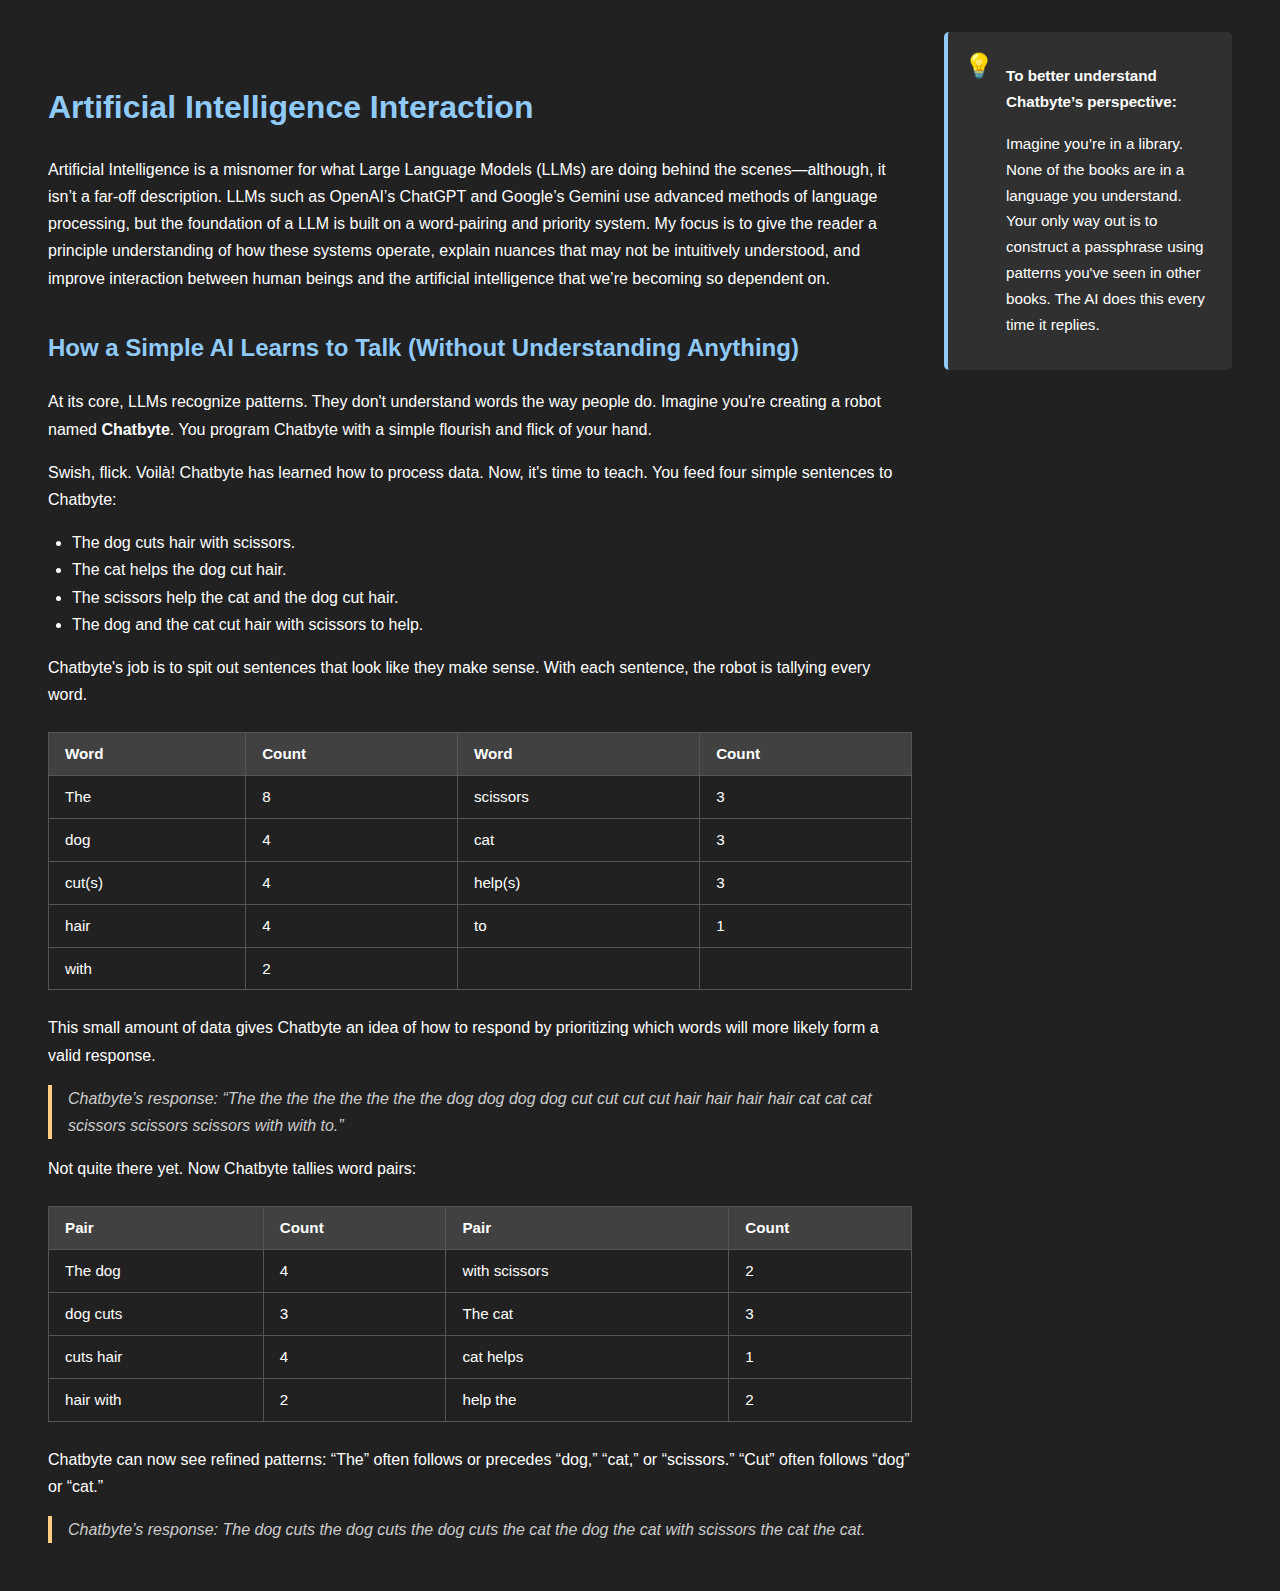
<file: fundamentals.html>
<!DOCTYPE html>
<html lang="en">
<head>
  <meta charset="UTF-8" />
  <meta name="viewport" content="width=device-width, initial-scale=1.0" />
  <title>AI Fundamentals</title>
  <link rel="stylesheet" href="../css/style.css" />
</head>
<body>
  <main class="container">
    <section class="content">
      <h1>Artificial Intelligence Interaction</h1>
      <p>
        Artificial Intelligence is a misnomer for what Large Language Models (LLMs) are doing behind the scenes—although, it isn’t a far-off description. LLMs such as OpenAI’s ChatGPT and Google’s Gemini use advanced methods of language processing, but the foundation of a LLM is built on a word-pairing and priority system. My focus is to give the reader a principle understanding of how these systems operate, explain nuances that may not be intuitively understood, and improve interaction between human beings and the artificial intelligence that we’re becoming so dependent on.
      </p>

      <h2 id="how-llm-learns">How a Simple AI Learns to Talk (Without Understanding Anything)</h2>
      <p>
        At its core, LLMs recognize patterns. They don't understand words the way people do.
        Imagine you're creating a robot named <strong>Chatbyte</strong>. You program Chatbyte with a simple flourish and flick of your hand.
      </p>
      <p>
        Swish, flick. Voilà! Chatbyte has learned how to process data. Now, it's time to teach.
        You feed four simple sentences to Chatbyte:
      </p>
      <ul class="data-list">
        <li>The dog cuts hair with scissors.</li>
        <li>The cat helps the dog cut hair.</li>
        <li>The scissors help the cat and the dog cut hair.</li>
        <li>The dog and the cat cut hair with scissors to help.</li>
      </ul>

      <p>
        Chatbyte's job is to spit out sentences that look like they make sense. With each sentence, the robot is tallying every word.
      </p>

      <table class="data-table">
        <thead><tr><th>Word</th><th>Count</th><th>Word</th><th>Count</th></tr></thead>
        <tbody>
          <tr><td>The</td><td>8</td><td>scissors</td><td>3</td></tr>
          <tr><td>dog</td><td>4</td><td>cat</td><td>3</td></tr>
          <tr><td>cut(s)</td><td>4</td><td>help(s)</td><td>3</td></tr>
          <tr><td>hair</td><td>4</td><td>to</td><td>1</td></tr>
          <tr><td>with</td><td>2</td><td></td><td></td></tr>
        </tbody>
      </table>

      <p>
        This small amount of data gives Chatbyte an idea of how to respond by prioritizing which words will more likely form a valid response.
      </p>

      <blockquote>
        Chatbyte’s response: “The the the the the the the the dog dog dog dog cut cut cut cut hair hair hair hair cat cat cat scissors scissors scissors with with to.”
      </blockquote>

      <p>
        Not quite there yet. Now Chatbyte tallies word pairs:
      </p>

      <table class="data-table">
        <thead><tr><th>Pair</th><th>Count</th><th>Pair</th><th>Count</th></tr></thead>
        <tbody>
          <tr><td>The dog</td><td>4</td><td>with scissors</td><td>2</td></tr>
          <tr><td>dog cuts</td><td>3</td><td>The cat</td><td>3</td></tr>
          <tr><td>cuts hair</td><td>4</td><td>cat helps</td><td>1</td></tr>
          <tr><td>hair with</td><td>2</td><td>help the</td><td>2</td></tr>
        </tbody>
      </table>

      <p>
        Chatbyte can now see refined patterns:
        “The” often follows or precedes “dog,” “cat,” or “scissors.”
        “Cut” often follows “dog” or “cat.”
      </p>

      <blockquote>
        Chatbyte’s response: The dog cuts the dog cuts the dog cuts the cat the dog the cat with scissors the cat the cat.
      </blockquote>
    </section>

    <aside class="callouts">
      <div class="callout">
        <span class="callout-icon">💡</span>
        <div>
          <p><strong>To better understand Chatbyte’s perspective:</strong></p>
          <p>Imagine you’re in a library. None of the books are in a language you understand. Your only way out is to construct a passphrase using patterns you've seen in other books. The AI does this every time it replies.</p>
        </div>
      </div>
    </aside>
  </main>

  <script src="../js/main.js"></script>
</body>
</html>
</file>
<file: css/style.css>
/* Base Theme Variables */
:root {
  --bg-primary: #212121;
  --bg-secondary: #303030;
  --bg-tertiary: #414141;
  --text-primary: #ffffff;
  --accent-blue: #90caf9;
  --accent-green: #a5d6a7;
  --accent-pink: #f48fb1;
  --accent-orange: #ffcc80;
  --font-sans: 'Inter', 'Segoe UI', sans-serif;
  --font-mono: 'Fira Code', monospace;
}

body {
  margin: 0;
  padding: 0;
  background-color: var(--bg-primary);
  color: var(--text-primary);
  font-family: var(--font-sans);
  line-height: 1.7;
}

main.container {
  display: flex;
  flex-direction: row;
  gap: 2rem;
  padding: 2rem 3rem;
  max-width: 1200px;
  margin: auto;
}

section.content {
  flex: 3;
  min-width: 0;
}

aside.callouts {
  flex: 1;
  min-width: 250px;
  position: sticky;
  top: 2rem;
  align-self: flex-start;
  display: flex;
  flex-direction: column;
  gap: 1rem;
}

.callout {
  background-color: var(--bg-secondary);
  border-left: 4px solid var(--accent-blue);
  padding: 1rem;
  border-radius: 5px;
  font-size: 0.95rem;
  display: flex;
  gap: 0.75rem;
}

.callout-icon {
  font-size: 1.5rem;
  line-height: 1.5;
}

h1, h2, h3 {
  color: var(--accent-blue);
  margin-top: 1.5em;
}

h1 {
  font-size: 2rem;
}

h2 {
  font-size: 1.5rem;
}

h3 {
  font-size: 1.25rem;
}

p, ul, ol {
  margin-bottom: 1rem;
}

ul.data-list {
  list-style-type: disc;
  padding-left: 1.5rem;
}

table.data-table {
  width: 100%;
  border-collapse: collapse;
  margin: 1.5rem 0;
  font-size: 0.95rem;
}

table.data-table th,
table.data-table td {
  border: 1px solid #555;
  padding: 0.5rem 1rem;
  text-align: left;
}

table.data-table th {
  background-color: var(--bg-tertiary);
  color: var(--text-primary);
  font-weight: bold;
}

blockquote {
  border-left: 4px solid var(--accent-orange);
  padding-left: 1rem;
  margin-left: 0;
  color: #ccc;
  font-style: italic;
}

code {
  background-color: var(--bg-tertiary);
  font-family: var(--font-mono);
  padding: 0.2em 0.4em;
  border-radius: 4px;
  font-size: 0.9em;
}

@media (max-width: 900px) {
  main.container {
    flex-direction: column;
    padding: 1.5rem;
  }

  aside.callouts {
    position: relative;
    top: auto;
    flex: none;
    width: 100%;
  }
}

@media (max-width: 500px) {
  body {
    font-size: 0.95rem;
  }
  h1 {
    font-size: 1.5rem;
  }
  h2 {
    font-size: 1.25rem;
  }
  h3 {
    font-size: 1.1rem;
  }
}
</file>
